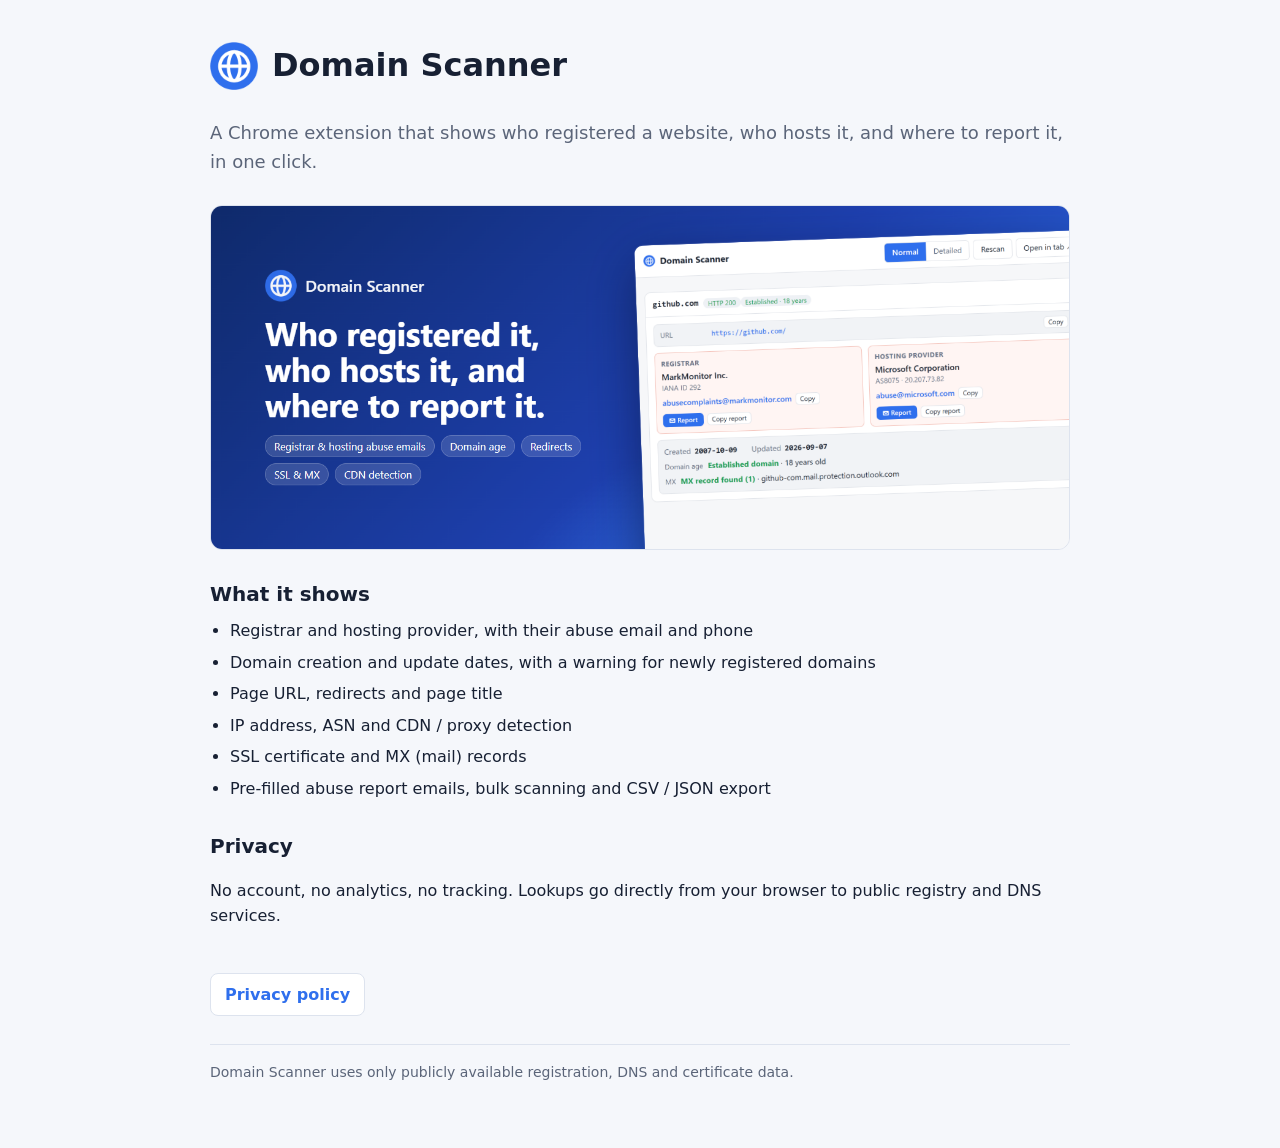
<file: docs/index.html>
<!doctype html>
<html lang="en">
<head>
<meta charset="utf-8">
<meta name="viewport" content="width=device-width, initial-scale=1">
<title>Domain Scanner</title>
<link rel="icon" href="icon.png">
<style>
  :root { --bg: #f5f7fb; --card: #fff; --ink: #172033; --muted: #5b6579; --rule: #dde3ee; --accent: #2f6fed; }
  @media (prefers-color-scheme: dark) {
    :root { color-scheme: dark; --bg: #0f1420; --card: #161d2c; --ink: #e4e9f2; --muted: #97a2b8; --rule: #273147; --accent: #6f9cf5; }
  }
  * { box-sizing: border-box; }
  body { margin: 0; background: var(--bg); color: var(--ink); font: 16px/1.6 system-ui, -apple-system, "Segoe UI", Roboto, sans-serif; padding: 40px 20px 64px; }
  main { max-width: 860px; margin: 0 auto; display: grid; gap: 28px; }
  header { display: flex; align-items: center; gap: 14px; }
  header img { width: 48px; height: 48px; }
  h1 { margin: 0; font-size: 32px; }
  .lede { margin: 0; color: var(--muted); font-size: 18px; }
  .banner { width: 100%; border-radius: 12px; border: 1px solid var(--rule); }
  h2 { margin: 0 0 8px; font-size: 20px; }
  ul { margin: 0; padding-left: 20px; display: grid; gap: 6px; }
  .links { display: flex; flex-wrap: wrap; gap: 10px; }
  .links a { padding: 8px 14px; border: 1px solid var(--rule); border-radius: 8px; background: var(--card); color: var(--accent); text-decoration: none; font-weight: 600; }
  .links a:hover { border-color: var(--accent); }
  footer { color: var(--muted); font-size: 14px; border-top: 1px solid var(--rule); padding-top: 16px; }
</style>
</head>
<body>
<main>
  <header>
    <img src="icon.png" alt="">
    <h1>Domain Scanner</h1>
  </header>
  <p class="lede">A Chrome extension that shows who registered a website, who hosts it, and where to report it, in one click.</p>
  <img class="banner" src="banner.png" alt="Domain Scanner popup showing registrar and hosting provider abuse contacts for github.com">

  <section>
    <h2>What it shows</h2>
    <ul>
      <li>Registrar and hosting provider, with their abuse email and phone</li>
      <li>Domain creation and update dates, with a warning for newly registered domains</li>
      <li>Page URL, redirects and page title</li>
      <li>IP address, ASN and CDN / proxy detection</li>
      <li>SSL certificate and MX (mail) records</li>
      <li>Pre-filled abuse report emails, bulk scanning and CSV / JSON export</li>
    </ul>
  </section>

  <section>
    <h2>Privacy</h2>
    <p>No account, no analytics, no tracking. Lookups go directly from your browser to public registry and DNS services.</p>
  </section>

  <div class="links">
    <a href="privacy.html">Privacy policy</a>
  </div>

  <footer>Domain Scanner uses only publicly available registration, DNS and certificate data.</footer>
</main>
</body>
</html>
</file>
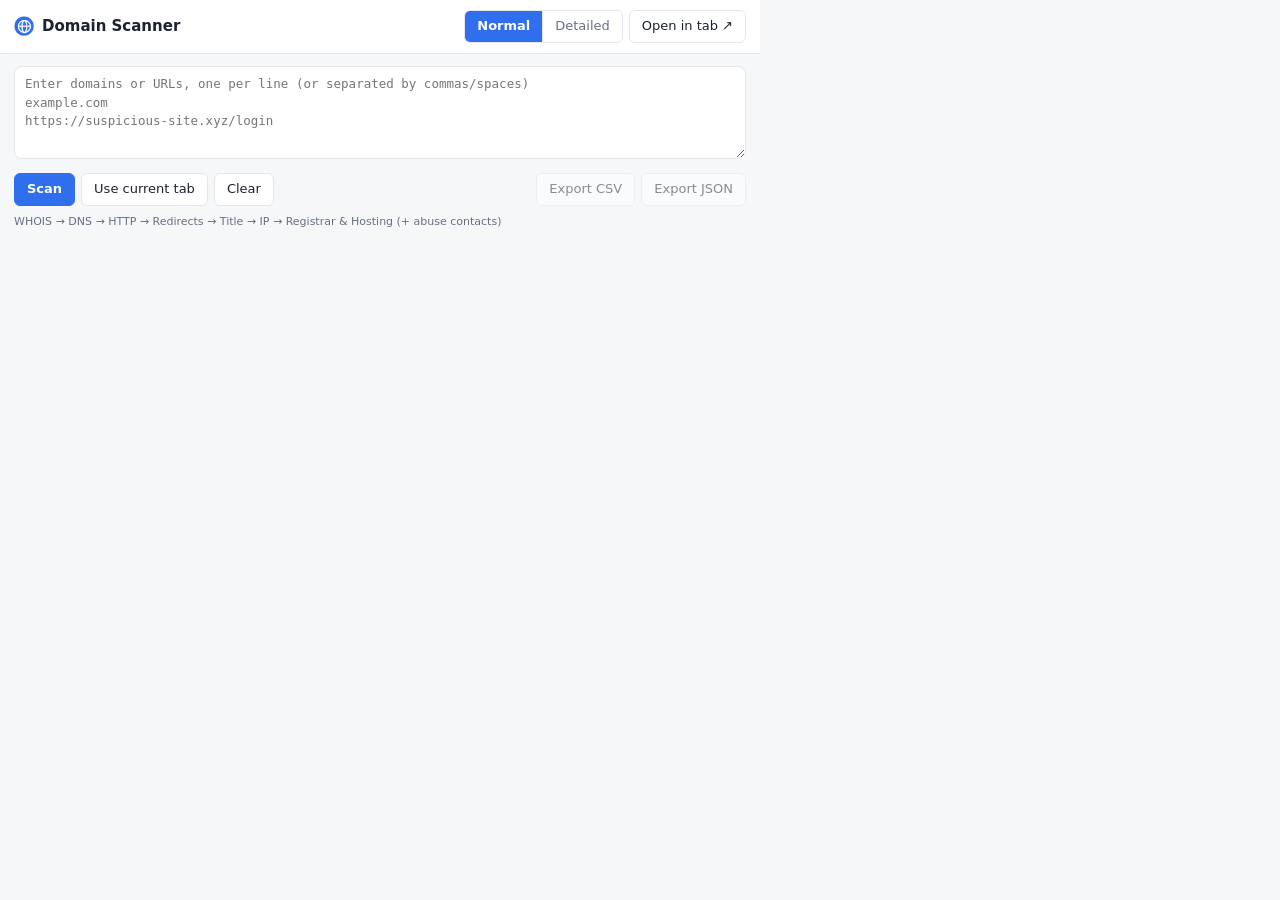
<file: popup.html>
<!doctype html>
<html lang="en">
<head>
  <meta charset="utf-8" />
  <title>Domain Scanner</title>
  <!-- Open connections to the lookup services while the popup loads. -->
  <link rel="preconnect" href="https://dns.google" crossorigin />
  <link rel="preconnect" href="https://cloudflare-dns.com" crossorigin />
  <link rel="preconnect" href="https://api.certspotter.com" crossorigin />
  <link rel="preconnect" href="https://rdap.arin.net" crossorigin />
  <link rel="preconnect" href="https://ipwho.is" crossorigin />
  <link rel="preconnect" href="https://rdap.verisign.com" crossorigin />
  <link rel="stylesheet" href="popup.css" />
</head>
<body>
  <header class="topbar">
    <div class="brand">
      <img src="icons/icon32.png" alt="" width="20" height="20" />
      <h1>Domain Scanner</h1>
    </div>
    <div class="top-actions">
      <div class="seg" role="group" aria-label="View">
        <button id="viewNormal" class="seg-btn" aria-pressed="true">Normal</button>
        <button id="viewDetailed" class="seg-btn" aria-pressed="false">Detailed</button>
      </div>
      <button id="rescan" class="ghost" hidden>Rescan</button>
      <button id="openTab" class="ghost" title="Open in a full tab">Open in tab ↗</button>
    </div>
  </header>

  <section class="input" id="inputPanel">
    <textarea id="domains" rows="4" spellcheck="false"
      placeholder="Enter domains or URLs, one per line (or separated by commas/spaces)&#10;example.com&#10;https://suspicious-site.xyz/login"></textarea>
    <div class="actions">
      <button id="scan" class="primary">Scan</button>
      <button id="useTab" class="ghost">Use current tab</button>
      <button id="clear" class="ghost">Clear</button>
      <span class="spacer"></span>
      <button id="exportCsv" class="ghost" disabled>Export CSV</button>
      <button id="exportJson" class="ghost" disabled>Export JSON</button>
    </div>
    <div class="pipeline" aria-hidden="true">
      WHOIS → DNS → HTTP → Redirects → Title → IP → Registrar &amp; Hosting (+ abuse contacts)
    </div>
  </section>

  <p id="status" class="status" role="status"></p>
  <main id="results"></main>

  <script type="module" src="popup.js"></script>
</body>
</html>
</file>
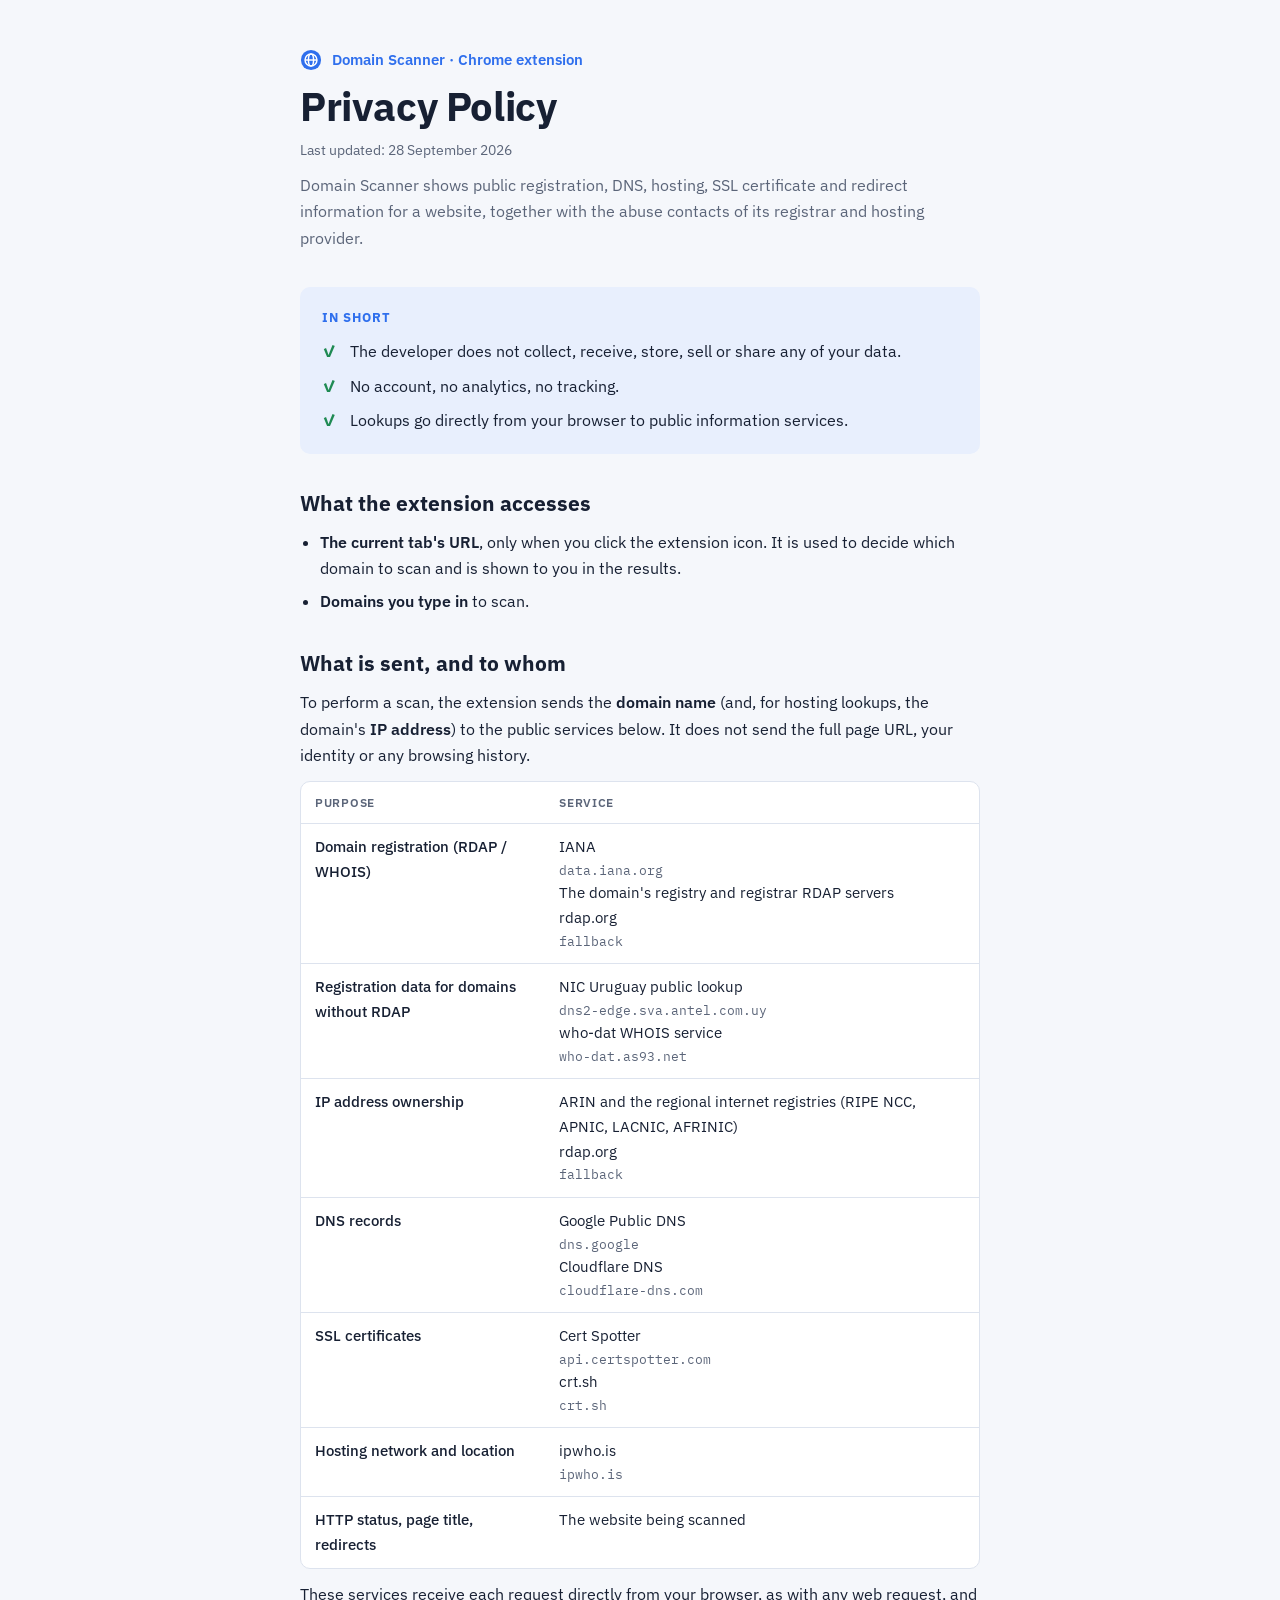
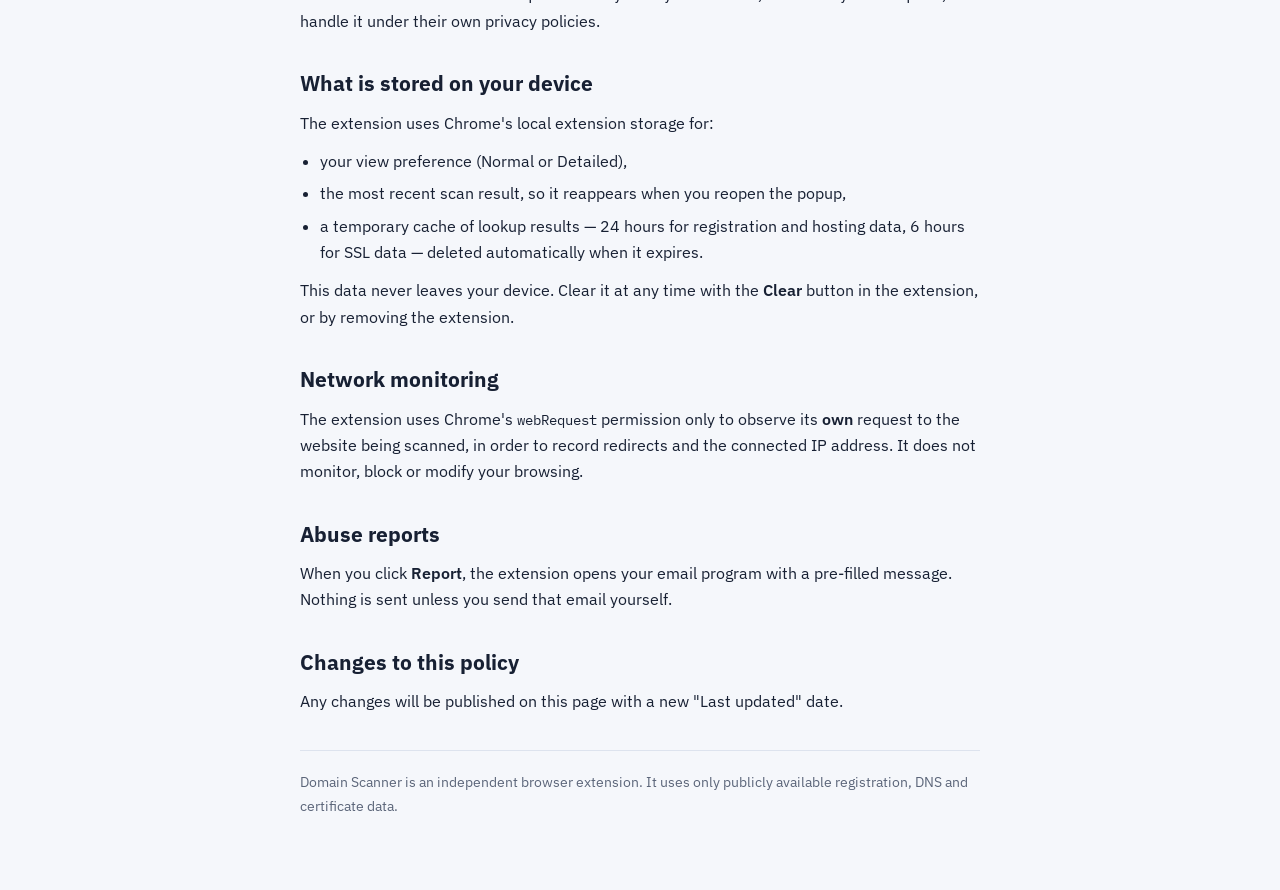
<file: docs/privacy.html>
<!doctype html>
<html lang="en">
<head>
<meta charset="utf-8">
<meta name="viewport" content="width=device-width, initial-scale=1">
<title>Domain Scanner Privacy Policy</title>
<link rel="preconnect" href="https://fonts.googleapis.com">
<link rel="preconnect" href="https://fonts.gstatic.com" crossorigin>
<link rel="stylesheet" href="https://fonts.googleapis.com/css2?family=IBM+Plex+Mono:wght@400;500&family=IBM+Plex+Sans:wght@400;500;600;700&display=swap">
<style>
  :root {
    --ground: #f5f7fb;
    --surface: #ffffff;
    --ink: #172033;
    --muted: #5b6579;
    --rule: #dde3ee;
    --accent: #2f6fed;
    --accent-soft: #e8effd;
    --ok: #1f8a53;
    --sans: "IBM Plex Sans", system-ui, -apple-system, "Segoe UI", Roboto, sans-serif;
    --mono: "IBM Plex Mono", ui-monospace, Consolas, monospace;
  }
  @media (prefers-color-scheme: dark) {
    :root:not([data-theme="light"]) {
      color-scheme: dark;
      --ground: #0f1420;
      --surface: #161d2c;
      --ink: #e4e9f2;
      --muted: #97a2b8;
      --rule: #273147;
      --accent: #6f9cf5;
      --accent-soft: #1b2745;
      --ok: #4cc58a;
    }
  }
  :root[data-theme="dark"] {
    color-scheme: dark;
    --ground: #0f1420;
    --surface: #161d2c;
    --ink: #e4e9f2;
    --muted: #97a2b8;
    --rule: #273147;
    --accent: #6f9cf5;
    --accent-soft: #1b2745;
    --ok: #4cc58a;
  }

  * { box-sizing: border-box; }
  body {
    margin: 0;
    background: var(--ground);
    color: var(--ink);
    font: 16px/1.65 var(--sans);
    padding-inline: 20px;
    padding-block: 48px 72px;
  }
  main { max-width: 68ch; margin: 0 auto; display: grid; gap: 36px; }

  header { display: grid; gap: 10px; }
  .product { display: flex; align-items: center; gap: 10px; font-weight: 600; color: var(--accent); font-size: 15px; }
  .product svg { flex: none; }
  h1 { font-size: clamp(30px, 5vw, 40px); line-height: 1.15; margin: 0; letter-spacing: -0.01em; text-wrap: balance; }
  .updated { color: var(--muted); font-size: 14px; margin: 0; }
  .lede { margin: 0; color: var(--muted); }

  .promise {
    background: var(--accent-soft);
    border-radius: 10px;
    padding: 20px 22px;
    display: grid;
    gap: 10px;
  }
  .promise h2 { margin: 0; font-size: 13px; letter-spacing: 0.08em; text-transform: uppercase; color: var(--accent); }
  .promise ul { margin: 0; padding: 0; list-style: none; display: grid; gap: 8px; }
  .promise li { display: grid; grid-template-columns: 20px 1fr; gap: 8px; align-items: start; }
  .promise li::before { content: "✓"; color: var(--ok); font-weight: 700; }

  section { display: grid; gap: 12px; }
  section h2 { font-size: 21px; margin: 0; line-height: 1.3; text-wrap: balance; }
  section p, section ul { margin: 0; }
  section ul { padding-left: 20px; display: grid; gap: 6px; }
  strong { font-weight: 600; }
  code, .host { font-family: var(--mono); font-size: 0.86em; }

  .table-wrap { overflow-x: auto; border: 1px solid var(--rule); border-radius: 10px; background: var(--surface); }
  table { border-collapse: collapse; width: 100%; font-size: 15px; }
  th, td { text-align: left; padding: 11px 14px; vertical-align: top; }
  th { font-size: 12px; letter-spacing: 0.06em; text-transform: uppercase; color: var(--muted); font-weight: 600; border-bottom: 1px solid var(--rule); }
  tr + tr td { border-top: 1px solid var(--rule); }
  td:first-child { width: 36%; font-weight: 500; }
  td .host { display: block; color: var(--muted); }


  footer { color: var(--muted); font-size: 14px; border-top: 1px solid var(--rule); padding-top: 20px; }
</style>
</head>
<body>

<main>
  <header>
    <div class="product">
      <svg width="22" height="22" viewBox="0 0 24 24" aria-hidden="true">
        <circle cx="12" cy="12" r="11" fill="currentColor"/>
        <g fill="none" stroke="#fff" stroke-width="1.6">
          <circle cx="12" cy="12" r="6.5"/><ellipse cx="12" cy="12" rx="2.8" ry="6.5"/><line x1="5.5" y1="12" x2="18.5" y2="12"/>
        </g>
      </svg>
      Domain Scanner · Chrome extension
    </div>
    <h1>Privacy Policy</h1>
    <p class="updated">Last updated: 28 September 2026</p>
    <p class="lede">Domain Scanner shows public registration, DNS, hosting, SSL certificate and redirect information for a website, together with the abuse contacts of its registrar and hosting provider.</p>
  </header>

  <div class="promise">
    <h2>In short</h2>
    <ul>
      <li>The developer does not collect, receive, store, sell or share any of your data.</li>
      <li>No account, no analytics, no tracking.</li>
      <li>Lookups go directly from your browser to public information services.</li>
    </ul>
  </div>

  <section>
    <h2>What the extension accesses</h2>
    <ul>
      <li><strong>The current tab's URL</strong>, only when you click the extension icon. It is used to decide which domain to scan and is shown to you in the results.</li>
      <li><strong>Domains you type in</strong> to scan.</li>
    </ul>
  </section>

  <section>
    <h2>What is sent, and to whom</h2>
    <p>To perform a scan, the extension sends the <strong>domain name</strong> (and, for hosting lookups, the domain's <strong>IP address</strong>) to the public services below. It does not send the full page URL, your identity or any browsing history.</p>
    <div class="table-wrap">
      <table>
        <thead><tr><th scope="col">Purpose</th><th scope="col">Service</th></tr></thead>
        <tbody>
          <tr><td>Domain registration (RDAP / WHOIS)</td><td>IANA <span class="host">data.iana.org</span>The domain's registry and registrar RDAP servers<br>rdap.org <span class="host">fallback</span></td></tr>
          <tr><td>Registration data for domains without RDAP</td><td>NIC Uruguay public lookup <span class="host">dns2-edge.sva.antel.com.uy</span>who-dat WHOIS service <span class="host">who-dat.as93.net</span></td></tr>
          <tr><td>IP address ownership</td><td>ARIN and the regional internet registries (RIPE NCC, APNIC, LACNIC, AFRINIC)<br>rdap.org <span class="host">fallback</span></td></tr>
          <tr><td>DNS records</td><td>Google Public DNS <span class="host">dns.google</span>Cloudflare DNS <span class="host">cloudflare-dns.com</span></td></tr>
          <tr><td>SSL certificates</td><td>Cert Spotter <span class="host">api.certspotter.com</span>crt.sh <span class="host">crt.sh</span></td></tr>
          <tr><td>Hosting network and location</td><td>ipwho.is <span class="host">ipwho.is</span></td></tr>
          <tr><td>HTTP status, page title, redirects</td><td>The website being scanned</td></tr>
        </tbody>
      </table>
    </div>
    <p>These services receive each request directly from your browser, as with any web request, and handle it under their own privacy policies.</p>
  </section>

  <section>
    <h2>What is stored on your device</h2>
    <p>The extension uses Chrome's local extension storage for:</p>
    <ul>
      <li>your view preference (Normal or Detailed),</li>
      <li>the most recent scan result, so it reappears when you reopen the popup,</li>
      <li>a temporary cache of lookup results — 24 hours for registration and hosting data, 6 hours for SSL data — deleted automatically when it expires.</li>
    </ul>
    <p>This data never leaves your device. Clear it at any time with the <strong>Clear</strong> button in the extension, or by removing the extension.</p>
  </section>

  <section>
    <h2>Network monitoring</h2>
    <p>The extension uses Chrome's <code>webRequest</code> permission only to observe its <strong>own</strong> request to the website being scanned, in order to record redirects and the connected IP address. It does not monitor, block or modify your browsing.</p>
  </section>

  <section>
    <h2>Abuse reports</h2>
    <p>When you click <strong>Report</strong>, the extension opens your email program with a pre-filled message. Nothing is sent unless you send that email yourself.</p>
  </section>

  <section>
    <h2>Changes to this policy</h2>
    <p>Any changes will be published on this page with a new "Last updated" date.</p>
  </section>


  <footer>Domain Scanner is an independent browser extension. It uses only publicly available registration, DNS and certificate data.</footer>
</main>

</body>
</html>
</file>
<file: popup.css>
:root {
  --bg: #f6f7f9;
  --card: #ffffff;
  --text: #1c2330;
  --muted: #667085;
  --border: #e3e6eb;
  --accent: #2f6fed;
  --accent-text: #ffffff;
  --ok: #1f9d55;
  --warn: #c77700;
  --fail: #d33a2c;
  --chip: #eef1f5;
  --abuse-bg: #fff5f3;
  --abuse-border: #f5c7bf;
  --code: #f1f3f6;
}
@media (prefers-color-scheme: dark) {
  :root {
    --bg: #14171c;
    --card: #1c2027;
    --text: #e6e9ef;
    --muted: #9aa3b2;
    --border: #2c323c;
    --accent: #5b8def;
    --chip: #262b34;
    --ok: #3cc47c;
    --warn: #f0a33a;
    --fail: #ff6b5e;
    --abuse-bg: #2a1d1b;
    --abuse-border: #5a2f28;
    --code: #232831;
  }
}

* { box-sizing: border-box; }
body {
  margin: 0;
  width: 760px;
  min-height: 420px;
  max-height: 600px;
  background: var(--bg);
  color: var(--text);
  font: 13px/1.45 system-ui, -apple-system, "Segoe UI", Roboto, sans-serif;
}
body.full { width: auto; max-width: 1100px; max-height: none; margin: 0 auto; padding-bottom: 40px; }

button {
  font: inherit;
  border-radius: 6px;
  padding: 6px 12px;
  cursor: pointer;
  border: 1px solid var(--border);
  background: var(--card);
  color: var(--text);
}
button:disabled { opacity: .5; cursor: default; }
button.primary { background: var(--accent); border-color: var(--accent); color: var(--accent-text); font-weight: 600; }
button.ghost:hover:not(:disabled) { border-color: var(--accent); }
button.mini { padding: 1px 7px; font-size: 11px; margin-left: 6px; }

.topbar {
  display: flex; align-items: center; justify-content: space-between;
  padding: 10px 14px; border-bottom: 1px solid var(--border); background: var(--card);
  position: sticky; top: 0; z-index: 2;
}
.brand { display: flex; align-items: center; gap: 8px; }
.top-actions { display: flex; gap: 6px; }
.status { padding-top: 4px; }
[hidden] { display: none !important; }

/* View switch */
.seg { display: inline-flex; border: 1px solid var(--border); border-radius: 6px; overflow: hidden; }
.seg-btn { border: 0; border-radius: 0; padding: 6px 12px; background: var(--card); color: var(--muted); }
.seg-btn + .seg-btn { border-left: 1px solid var(--border); }
.seg-btn[aria-pressed="true"] { background: var(--accent); color: var(--accent-text); font-weight: 600; }

body:not(.detailed) .view-detailed,
body:not(.detailed) .steps,
body.detailed .view-normal { display: none; }

/* Normal view */
.view-normal { padding: 12px; }
.summary { display: grid; grid-template-columns: 1fr 1fr; gap: 10px; }
.summary .box { background: var(--abuse-bg); border: 1px solid var(--abuse-border); border-radius: 8px; padding: 10px; min-width: 0; }
.summary .box.dates { grid-column: 1 / -1; background: var(--code); border-color: var(--border); }
.summary .box h3 { margin: 0 0 4px; font-size: 11px; text-transform: uppercase; letter-spacing: .05em; color: var(--muted); }
.summary .name { font-size: 14px; font-weight: 600; overflow-wrap: anywhere; }
.summary .sub { color: var(--muted); font-size: 12px; }
.summary .email { margin-top: 6px; }
.summary .email a { font-weight: 600; }
.summary .date-row { display: flex; gap: 24px; flex-wrap: wrap; }
.summary .date-row div span { color: var(--muted); margin-right: 6px; }
/* URL box */
.summary .box.urls { grid-column: 1 / -1; background: var(--code); border-color: var(--border); padding: 8px 10px; }
.url-row { display: flex; align-items: center; gap: 8px; min-width: 0; }
.url-row + .url-row { margin-top: 4px; }
.url-label { flex: 0 0 78px; }
.url-value { flex: 1; min-width: 0; overflow: hidden; text-overflow: ellipsis; white-space: nowrap; }
.url-row .mini { margin-left: 0; flex: none; }

/* Abuse report + CDN */
.report-actions { display: flex; gap: 6px; align-items: center; flex-wrap: wrap; margin-top: 8px; }
.report-actions .mini { margin-left: 0; }
.mini-btn {
  display: inline-block; font-size: 11px; padding: 2px 9px; border-radius: 6px;
  border: 1px solid var(--border); background: var(--card); color: var(--text);
}
.mini-btn.primary { background: var(--accent); border-color: var(--accent); color: var(--accent-text); font-weight: 600; }
.mini-btn:hover { text-decoration: none; filter: brightness(1.08); }
.cdn-note {
  margin-top: 10px; padding: 8px 10px; border-radius: 6px; font-size: 12px;
  border: 1px dashed var(--warn); background: var(--card);
}
.cdn-note strong { color: var(--warn); }
.sub { color: var(--muted); font-size: 12px; }

.summary .age-row { margin-top: 6px; display: flex; gap: 8px; align-items: baseline; }
.age.ok strong { color: var(--ok); }
.age.warn strong { color: var(--warn); }
.age.fail strong { color: var(--fail); }
.summary .date-row strong { font-family: ui-monospace, Consolas, monospace; }
.brand h1 { font-size: 15px; margin: 0; }

.input { padding: 12px 14px 4px; }
textarea {
  width: 100%; resize: vertical; padding: 8px 10px; border-radius: 8px;
  border: 1px solid var(--border); background: var(--card); color: var(--text);
  font: 12.5px/1.5 ui-monospace, Consolas, monospace;
}
textarea:focus { outline: 2px solid var(--accent); outline-offset: -1px; }
.actions { display: flex; gap: 6px; margin-top: 8px; align-items: center; }
.spacer { flex: 1; }
.pipeline { margin-top: 8px; color: var(--muted); font-size: 11px; }
.status { margin: 6px 14px; color: var(--muted); min-height: 1em; }

#results { padding: 0 14px 14px; display: flex; flex-direction: column; gap: 12px; }

.card { background: var(--card); border: 1px solid var(--border); border-radius: 10px; overflow: hidden; }
.card-head { padding: 10px 12px; border-bottom: 1px solid var(--border); }
.card-title { display: flex; align-items: center; gap: 8px; flex-wrap: wrap; }
.card-title h2 { font-size: 14px; margin: 0; font-family: ui-monospace, Consolas, monospace; }
.badge { font-size: 11px; padding: 1px 8px; border-radius: 999px; background: var(--chip); color: var(--muted); }
.badge.ok { color: var(--ok); }
.badge.warn { color: var(--warn); }
.badge.fail { color: var(--fail); }

.steps { display: flex; gap: 4px; flex-wrap: wrap; margin-top: 8px; }
.step {
  font-size: 11px; padding: 2px 8px; border-radius: 999px; background: var(--chip); color: var(--muted);
  display: inline-flex; align-items: center; gap: 5px;
}
.step::before { content: ""; width: 7px; height: 7px; border-radius: 50%; background: var(--border); }
.step[data-state="running"]::before { background: var(--accent); animation: pulse 1s infinite; }
.step[data-state="ok"]::before { background: var(--ok); }
.step[data-state="warn"]::before { background: var(--warn); }
.step[data-state="fail"]::before { background: var(--fail); }
.step[data-state="skip"] { opacity: .55; }
@keyframes pulse { 50% { opacity: .3; } }

.card-body { padding: 12px; display: grid; grid-template-columns: 1fr 1fr; gap: 12px; }
body.full .card-body { grid-template-columns: repeat(2, minmax(0, 1fr)); }
.section { min-width: 0; }
.section.wide { grid-column: 1 / -1; }
.section h3 {
  margin: 0 0 6px; font-size: 11px; text-transform: uppercase; letter-spacing: .05em; color: var(--muted);
}
.section.abuse { background: var(--abuse-bg); border: 1px solid var(--abuse-border); border-radius: 8px; padding: 10px; }

dl { margin: 0; display: grid; grid-template-columns: 110px minmax(0, 1fr); gap: 3px 10px; }
dt { color: var(--muted); }
dd { margin: 0; overflow-wrap: anywhere; }
dd.email a { font-weight: 600; }
.none { color: var(--muted); font-style: italic; }
.error { color: var(--fail); }
a { color: var(--accent); text-decoration: none; }
a:hover { text-decoration: underline; }
code, .mono { font-family: ui-monospace, Consolas, monospace; font-size: 12px; }
.list { margin: 0; padding-left: 16px; }
.list li { overflow-wrap: anywhere; }

.chain { list-style: none; margin: 0; padding: 0; }
.chain li { padding: 4px 8px; background: var(--code); border-radius: 6px; margin-bottom: 3px; overflow-wrap: anywhere; font-family: ui-monospace, Consolas, monospace; font-size: 12px; }
.chain .code { font-weight: 600; color: var(--warn); margin-right: 6px; }
.chain .final { color: var(--ok); }

details summary { cursor: pointer; color: var(--muted); }
.dns-grid { display: grid; grid-template-columns: 60px minmax(0, 1fr); gap: 4px 10px; margin-top: 6px; }
.dns-grid .t { color: var(--muted); font-weight: 600; }

.loading { animation: pulse 1.2s infinite; }
body:not(.detailed) .detail-only { display: none; }
</file>
